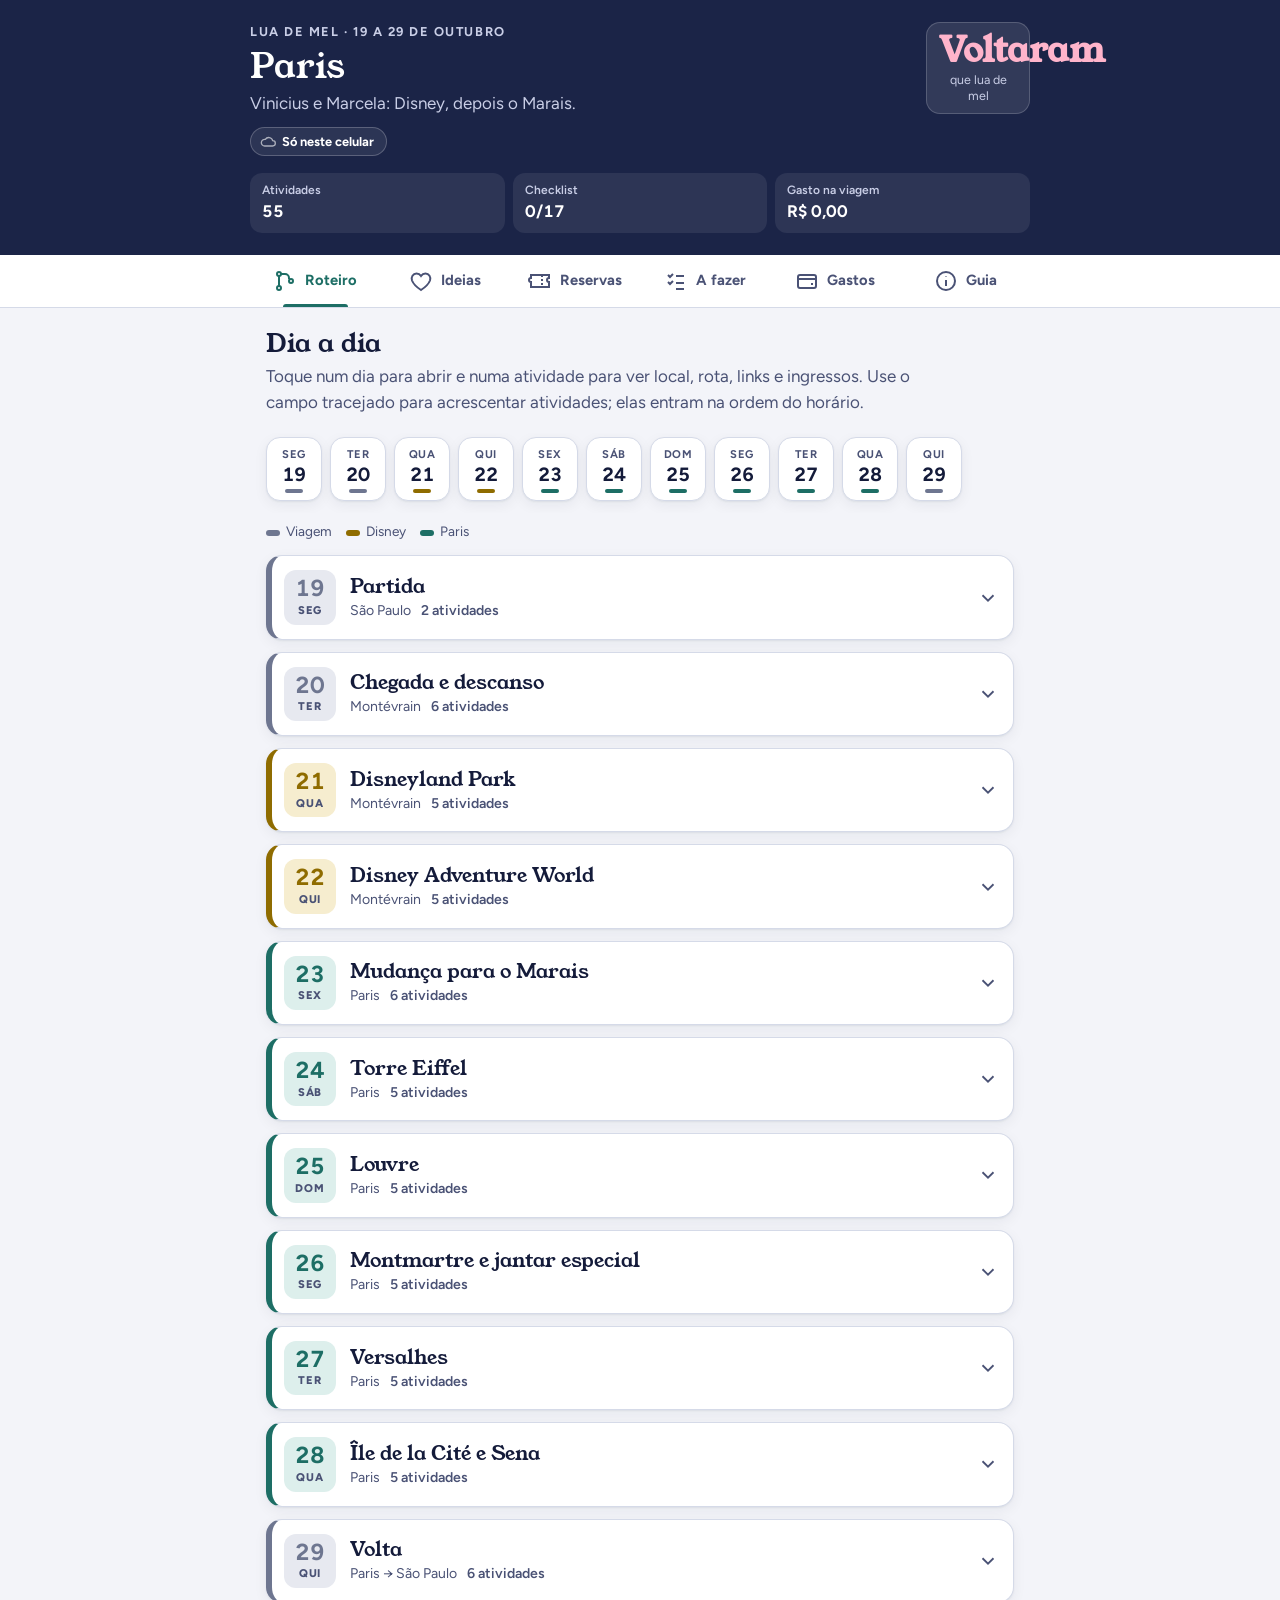
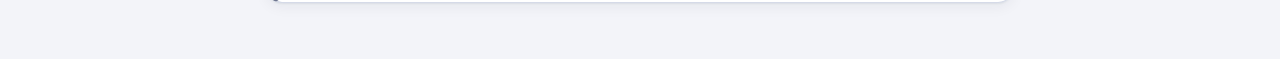
<file: lua-de-mel/index.html>
<!DOCTYPE html>
<html lang="pt-BR" class="no-js"><head>
<meta charset="utf-8">
<meta name="viewport" content="width=device-width, initial-scale=1, viewport-fit=cover">
<title>Lua de mel em Paris</title>
<meta name="theme-color" content="#1B2447">
<meta name="apple-mobile-web-app-capable" content="yes">
<meta name="mobile-web-app-capable" content="yes">
<meta name="apple-mobile-web-app-title" content="Paris">
<meta name="apple-mobile-web-app-status-bar-style" content="black-translucent">
<link rel="manifest" href="manifest.json">
<link rel="icon" href="icon.svg" type="image/svg+xml">
<link rel="apple-touch-icon" href="icon-192.png">
<link rel="preconnect" href="https://fonts.googleapis.com">
<link rel="preconnect" href="https://fonts.gstatic.com" crossorigin="">
<link href="https://fonts.googleapis.com/css2?family=Young+Serif&amp;family=Figtree:wght@400;500;600;700;800&amp;display=swap" rel="stylesheet">
<link rel="stylesheet" href="css/app.css?v=6">
<script type="module" src="js/app.js?v=6"></script>
</head>
<body>
<header class="hero">
  <div class="in">
    <div>
      <div class="eyebrow">Lua de mel · 19 a 29 de outubro</div>
      <h1>Paris</h1>
      <p>Vinicius e Marcela: Disney, depois o Marais.</p>
      <button type="button" class="sync-badge local" id="sync-badge">Só neste celular</button>
    </div>
    <div class="countdown" id="countdown" aria-live="polite"><strong>–</strong><span>dias para o embarque</span></div>
  </div>
  <div class="stats" id="stats"></div>
</header>

<nav class="tabs" role="tablist" aria-label="Seções">
  <div class="inner">
    <button role="tab" id="t-roteiro" aria-controls="roteiro" aria-selected="true"><svg viewBox="0 0 24 24" fill="none" stroke="currentColor" stroke-width="2" aria-hidden="true"><circle cx="6" cy="5" r="2"/><circle cx="6" cy="19" r="2"/><circle cx="18" cy="12" r="2"/><path d="M6 7v10M8 5h4a4 4 0 0 1 4 4v1"/></svg>Roteiro</button>
    <button role="tab" id="t-ideias" aria-controls="ideias" aria-selected="false"><svg viewBox="0 0 24 24" fill="none" stroke="currentColor" stroke-width="2" aria-hidden="true"><path d="M12 21s-7-4.5-9-9.5C1.8 8 4 4.5 7.5 4.5c2 0 3.5 1 4.5 2.5 1-1.5 2.5-2.5 4.5-2.5C20 4.5 22.2 8 21 11.5 19 16.5 12 21 12 21z"/></svg>Ideias</button>
    <button role="tab" id="t-reservas" aria-controls="reservas" aria-selected="false"><svg viewBox="0 0 24 24" fill="none" stroke="currentColor" stroke-width="2" aria-hidden="true"><path d="M3 9a2 2 0 0 0 0 4v5h18v-5a2 2 0 0 1 0-4V6H3z"/><path d="M14 6v12" stroke-dasharray="2 2"/></svg>Reservas</button>
    <button role="tab" id="t-afazer" aria-controls="afazer" aria-selected="false"><svg viewBox="0 0 24 24" fill="none" stroke="currentColor" stroke-width="2" aria-hidden="true"><path d="M4 6l2 2 3-3M4 13l2 2 3-3M12 7h8M12 14h8M12 20h8"/></svg>A fazer</button>
    <button role="tab" id="t-orcamento" aria-controls="orcamento" aria-selected="false"><svg viewBox="0 0 24 24" fill="none" stroke="currentColor" stroke-width="2" aria-hidden="true"><rect x="3" y="6" width="18" height="13" rx="2"/><path d="M3 10h18M16 15h2"/></svg>Gastos</button>
    <button role="tab" id="t-guia" aria-controls="guia" aria-selected="false"><svg viewBox="0 0 24 24" fill="none" stroke="currentColor" stroke-width="2" aria-hidden="true"><circle cx="12" cy="12" r="9"/><path d="M12 11v6M12 7.5v.5"/></svg>Guia</button>
  </div>
</nav>

<main class="wrap" id="main">
  <noscript><p class="nojs-note">Para usar o app, abra no Chrome ou no Safari com JavaScript ativado.</p></noscript>

  <!-- ROTEIRO -->
  <section class="panel active" id="roteiro" role="tabpanel" aria-labelledby="t-roteiro">
    <h2>Dia a dia</h2>
    <p class="lead">Toque num dia para abrir e numa atividade para ver local, rota, links e ingressos. Use o campo tracejado para acrescentar atividades; elas entram na ordem do horário.</p>
    <div class="strip" id="strip" aria-label="Ir para o dia"></div>
    <div class="legend"><span><i style="background:var(--grey)"></i>Viagem</span><span><i style="background:var(--gold)"></i>Disney</span><span><i style="background:var(--seine)"></i>Paris</span></div>
    <div class="days" id="line"></div>
  </section>

  <!-- IDEIAS -->
  <section class="panel" id="ideias" role="tabpanel" aria-labelledby="t-ideias">
    <h2>Lista de desejos</h2>
    <p class="lead">Lugares, restaurantes e passeios que alguém indicou. Quando sobrar tempo, coloquem no roteiro com um toque.</p>
    <div id="wishes"></div>
  </section>

  <!-- RESERVAS -->
  <section class="panel" id="reservas" role="tabpanel" aria-labelledby="t-reservas">
    <h2>Reservas</h2>
    <p class="lead">Voos, hospedagens, ingressos e restaurantes. Guardem o código e o ingresso de cada um para abrir sem internet.</p>
    <div id="bookings"></div>
  </section>

  <!-- A FAZER -->
  <section class="panel" id="afazer" role="tabpanel" aria-labelledby="t-afazer">
    <div class="panel-head"><h2>O que falta fazer</h2><button type="button" class="btn sm" id="cl-edit">Editar lista</button></div>
    <p class="lead">Fim de outubro coincide com as férias escolares francesas: reservem já o que tem horário marcado.</p>
    <div class="card">
      <div class="progress" aria-hidden="true"><b id="prog-bar"></b></div>
      <p class="sync" id="prog-text" style="margin:0"></p>
    </div>
    <div id="checklist"></div>
  </section>

  <!-- ORÇAMENTO -->
  <section class="panel" id="orcamento" role="tabpanel" aria-labelledby="t-orcamento">
    <div class="panel-head"><h2>Gastos e orçamento</h2><button type="button" class="btn sm" id="budget-edit">Editar orçamento</button></div>
    <p class="lead">O que já foi pago, o que está previsto em solo e o que vocês gastarem de verdade durante a viagem. Os valores do orçamento são vocês que definem.</p>
    <div id="budget-editor"></div>
    <div class="totals" id="totals"></div>
    <div class="stack" id="stack" role="img" aria-label="Pago, previsto e teto"></div>
    <div class="stack-legend" id="stack-legend"></div>
    <div id="budget-warn"></div>

    <h3 class="sub">Registrar gasto</h3>
    <div class="card">
      <form class="add" id="add-form">
        <input class="full" id="g-desc" placeholder="O que foi (ex.: jantar em Montmartre)" required aria-label="Descrição do gasto">
        <input id="g-val" placeholder="Valor" required inputmode="decimal" aria-label="Valor">
        <select id="g-cur" aria-label="Moeda"><option value="EUR">€</option><option value="BRL">R$</option></select>
        <select id="g-cat" aria-label="Categoria"></select>
        <select id="g-day" aria-label="Dia"></select>
        <button class="btn primary" type="submit">Adicionar gasto</button>
      </form>
      <div class="table-wrap"><table id="spent"></table></div>
    </div>

    <h3 class="sub">Gasto por dia</h3>
    <div class="card" id="by-day"></div>

    <h3 class="sub">Previsto em solo</h3>
    <div class="card">
      <p class="hint" id="rate-note"></p>
      <div class="table-wrap"><table id="plan"></table></div>
    </div>
  </section>

  <!-- GUIA -->
  <section class="panel guide" id="guia" role="tabpanel" aria-labelledby="t-guia">
    <h2>Guia rápido</h2>
    <p class="lead">O essencial para consultar na rua.</p>
    <div class="card emergency"><h3>Emergência</h3><div id="emergency"></div></div>
    <div class="card">
      <h3>Converter valores</h3>
      <div class="conv">
        <label for="conv-in">€</label><input id="conv-in" value="10" inputmode="decimal">
        <span>=</span><output id="conv-out" for="conv-in"></output>
      </div>
    </div>
    <div class="card"><h3>Frases úteis</h3><div class="table-wrap" id="phrases"></div></div>
    <div class="card"><h3>Transporte</h3>
      <p>Navigo Semaine: €32,40 por pessoa, vale de segunda a domingo em toda a região, incluindo aeroportos, Disney e Versalhes. Comprem um no CDG no dia 20 (semana de 19 out) e outro no dia 26 (semana de 26 out). O cartão custa €5 e pede uma foto 3 × 2,5 cm.</p>
      <p>Sem o passe: metrô/RER €2,55 por viagem e trajeto do aeroporto €14.</p></div>
    <div class="card"><h3>Horário de verão</h3>
      <p>Os relógios da França atrasam 1 hora na madrugada de 25 out. Depois disso o sol se põe por volta das 17h30.</p></div>
    <div class="card"><h3>Documentos</h3>
      <p>Passaporte válido por pelo menos 3 meses após a volta. A imigração em CDG tem cadastro biométrico, então a fila pode demorar. Conferir em europa.eu/etias se o ETIAS já está sendo exigido. Seguro viagem com cobertura mínima de €30.000.</p></div>
    <div class="card"><h3>Dias de fechamento</h3>
      <p>Louvre fecha às terças; Orsay e Versalhes, às segundas. O roteiro já está montado em volta disso.</p></div>
    <div class="card"><h3>Clima</h3>
      <p>Entre 8 e 15 °C, com chuva frequente: casaco, guarda-chuva e sapato confortável. A previsão de cada dia aparece no roteiro cerca de 15 dias antes.</p></div>
    <div class="card"><h3>Apps</h3>
      <p>Disneyland Paris (horários e filas), Île-de-France Mobilités (bilhetes), Citymapper (rotas), LATAM (check-in) e mapa offline de Paris no Google Maps.</p></div>
    <div class="card" id="sync-card"><h3>Sincronizar os dois celulares</h3><div id="sync-body"></div></div>
    <div class="card"><h3>Backup</h3>
      <p>Um arquivo com tudo, inclusive os anexos. Serve para guardar uma cópia ou passar os dados para outro celular sem sincronização.</p>
      <div class="btns">
        <button class="btn" type="button" id="export-btn">Exportar backup</button>
        <label class="btn" for="import-file">Importar backup</label>
        <input class="sr" type="file" id="import-file" accept="application/json,.json">
      </div>
    </div>
  </section>
</main>

<dialog id="viewer" aria-labelledby="viewer-title">
  <div class="viewer-head"><h3 id="viewer-title"></h3><form method="dialog"><button class="btn sm">Fechar</button></form></div>
  <div id="viewer-body" class="viewer-body"></div>
  <div class="btns"><a class="btn sm" id="viewer-dl">Baixar</a><button type="button" class="btn sm ghost danger" id="viewer-del">Excluir</button></div>
</dialog>
<div class="toast" id="toast" role="status" aria-live="polite"></div>
</body></html>
</file>
<file: lua-de-mel/css/app.css>
:root{
  --paper:#F3F4F9; --surface:#FFFFFF; --surface-2:#F8F9FC; --ink:#141B3A; --muted:#4A5275; --line:#D5DAE8;
  --hero:#1B2447; --hero-ink:#FFFFFF; --hero-muted:#C9CEE6;
  --seine:#1D6E65; --rose:#B03D62; --gold:#8F6C00; --grey:#6E7690;
  --seine-soft:#DDEFEC; --rose-soft:#F7E3EA; --gold-soft:#F6EDCF; --grey-soft:#E7E9F0;
  --shadow:0 1px 2px rgba(20,27,58,.06),0 4px 14px rgba(20,27,58,.06);
  --radius:16px; --on-accent:#FFFFFF;
}
@media (prefers-color-scheme: dark){
  :root:not([data-theme="light"]){
    --paper:#0D1226; --surface:#161D3B; --surface-2:#1B2346; --ink:#F1F3FA; --muted:#B3B9D3; --line:#2E3864;
    --hero:#161D3B; --hero-ink:#F1F3FA; --hero-muted:#B3B9D3;
    --seine:#62CABC; --rose:#EE8DAC; --gold:#E6C25A; --grey:#98A0BC;
    --seine-soft:#143536; --rose-soft:#3A1E31; --gold-soft:#3A3120; --grey-soft:#252D52;
    --shadow:0 1px 2px rgba(0,0,0,.3),0 4px 14px rgba(0,0,0,.25); --on-accent:#0D1226;
  }
}
:root[data-theme="dark"]{
  --paper:#0D1226; --surface:#161D3B; --surface-2:#1B2346; --ink:#F1F3FA; --muted:#B3B9D3; --line:#2E3864;
  --hero:#161D3B; --hero-ink:#F1F3FA; --hero-muted:#B3B9D3;
  --seine:#62CABC; --rose:#EE8DAC; --gold:#E6C25A; --grey:#98A0BC;
  --seine-soft:#143536; --rose-soft:#3A1E31; --gold-soft:#3A3120; --grey-soft:#252D52;
  --shadow:0 1px 2px rgba(0,0,0,.3),0 4px 14px rgba(0,0,0,.25); --on-accent:#0D1226;
}
*,*::before,*::after{box-sizing:border-box}
html{scroll-padding-top:80px}
body{margin:0;background:var(--paper);color:var(--ink);
  font-family:Figtree,system-ui,-apple-system,"Segoe UI",sans-serif;font-size:17px;line-height:1.5;
  -webkit-text-size-adjust:100%}
h1,h2,h3{font-family:"Young Serif",Georgia,"Times New Roman",serif;font-weight:400;margin:0;line-height:1.2}
button,input,select,textarea{font:inherit;color:inherit}
button{cursor:pointer}
:focus-visible{outline:3px solid var(--seine);outline-offset:2px}
a{color:var(--seine)}
.sr{position:absolute;width:1px;height:1px;overflow:hidden;clip:rect(0 0 0 0);white-space:nowrap}

/* Cabeçalho */
.hero{background:var(--hero);color:var(--hero-ink);padding:calc(env(safe-area-inset-top,0px) + 22px) 16px 22px}
.hero .in{max-width:780px;margin:0 auto;display:flex;justify-content:space-between;align-items:flex-start;gap:12px}
.hero .eyebrow{font-size:.8rem;font-weight:700;letter-spacing:.12em;text-transform:uppercase;color:var(--hero-muted)}
.hero h1{font-size:2.2rem;margin-top:4px}
.hero p{margin:4px 0 0;color:var(--hero-muted)}
.countdown{flex:none;background:rgba(255,255,255,.1);border:1px solid rgba(255,255,255,.18);border-radius:14px;padding:10px 12px;text-align:center;width:104px}
.countdown strong{display:block;font-family:"Young Serif",Georgia,serif;font-size:2.2rem;line-height:1;color:#FFB4CB}
.countdown span{display:block;font-size:.78rem;line-height:1.25;color:var(--hero-muted);margin-top:4px}
.stats{max-width:780px;margin:16px auto 0;display:grid;grid-template-columns:repeat(3,1fr);gap:8px}
.stat{background:rgba(255,255,255,.08);border-radius:12px;padding:8px 12px}
.stat span{display:block;font-size:.75rem;color:var(--hero-muted);font-weight:600}
.stat b{font-size:1.05rem;font-variant-numeric:tabular-nums}

/* Abas */
nav.tabs{position:fixed;left:0;right:0;bottom:0;z-index:20;background:var(--surface);
  border-top:1px solid var(--line);box-shadow:0 -4px 14px rgba(20,27,58,.06);padding-bottom:env(safe-area-inset-bottom,0px)}
nav.tabs .inner{display:flex;max-width:780px;margin:0 auto}
nav.tabs button{flex:1;background:none;border:0;padding:9px 2px 10px;font-size:.78rem;font-weight:700;
  color:var(--muted);display:flex;flex-direction:column;align-items:center;gap:3px;position:relative}
nav.tabs button svg{width:24px;height:24px}
nav.tabs button[aria-selected="true"]{color:var(--seine)}
nav.tabs button[aria-selected="true"]::before{content:"";position:absolute;top:0;left:25%;right:25%;height:3px;border-radius:0 0 3px 3px;background:var(--seine)}
@media (min-width:760px){
  nav.tabs{position:sticky;top:0;bottom:auto;border-top:0;border-bottom:1px solid var(--line);box-shadow:none}
  nav.tabs button{flex-direction:row;justify-content:center;gap:8px;font-size:.95rem;padding:14px 4px}
  nav.tabs button[aria-selected="true"]::before{top:auto;bottom:0;border-radius:3px 3px 0 0}
}
.wrap{max-width:780px;margin:0 auto;padding:20px 16px 120px}
@media (min-width:760px){.wrap{padding-bottom:56px}}
section.panel{display:none}
section.panel.active{display:block}
section.panel > h2{font-size:1.6rem}
.lead{color:var(--muted);margin:6px 0 18px;max-width:62ch}
.sync{font-size:.85rem;color:var(--muted);margin:10px 0 0;display:flex;align-items:center;gap:6px}
.sync::before{content:"";width:8px;height:8px;border-radius:50%;background:var(--seine);flex:none}

/* Faixa de datas */
.strip{display:flex;gap:8px;overflow-x:auto;padding:4px 2px 12px;margin:0 -16px 8px;padding-left:16px;padding-right:16px;scroll-snap-type:x proximity;scrollbar-width:none}
.strip::-webkit-scrollbar{display:none}
.chip{flex:none;scroll-snap-align:start;display:flex;flex-direction:column;align-items:center;min-width:56px;padding:8px 6px 7px;border-radius:14px;
  background:var(--surface);border:1px solid var(--line);box-shadow:var(--shadow)}
.chip small{font-size:.7rem;font-weight:700;text-transform:uppercase;color:var(--muted);letter-spacing:.04em}
.chip b{font-size:1.2rem;line-height:1.2;font-variant-numeric:tabular-nums}
.chip i{width:18px;height:4px;border-radius:2px;background:var(--c);margin-top:3px}
.chip.today{background:var(--ink);color:var(--paper);border-color:var(--ink)}
.chip.today small{color:inherit;opacity:.8}
.legend{display:flex;flex-wrap:wrap;gap:14px;font-size:.85rem;color:var(--muted);margin-bottom:14px}
.legend i{display:inline-block;width:14px;height:6px;border-radius:3px;margin-right:6px;vertical-align:middle}

/* Cartões dos dias */
.days{display:flex;flex-direction:column;gap:12px}
.day{background:var(--surface);border-radius:var(--radius);box-shadow:var(--shadow);border:1px solid var(--line);
  border-left:6px solid var(--c);overflow:hidden}
.day.today{outline:2px solid var(--c);outline-offset:2px}
.day-head{width:100%;display:flex;align-items:center;gap:14px;padding:14px 14px 14px 12px;background:none;border:0;text-align:left}
.date{flex:none;width:52px;text-align:center;border-radius:12px;background:var(--soft);padding:6px 0}
.date b{display:block;font-size:1.45rem;line-height:1.1;font-variant-numeric:tabular-nums;color:var(--c)}
.date small{display:block;font-size:.7rem;font-weight:800;letter-spacing:.06em;text-transform:uppercase;color:var(--muted)}
.day-head .ttl{flex:1;min-width:0}
.day-head .dtitle{display:block;font-family:"Young Serif",Georgia,serif;font-size:1.25rem;line-height:1.2}
.day-head .meta{display:flex;flex-wrap:wrap;gap:4px 10px;font-size:.88rem;color:var(--muted);margin-top:2px}
.day-head .count{font-weight:600}
.chev{flex:none;width:22px;height:22px;transition:transform .2s;color:var(--muted)}
.day-head[aria-expanded="true"] .chev{transform:rotate(180deg)}
.day-body{padding:0 16px 18px;border-top:1px solid var(--line)}
.flags{display:flex;flex-wrap:wrap;gap:6px;margin:14px 0 4px}
.flag{display:inline-block;font-size:.85rem;font-weight:700;padding:4px 10px;border-radius:99px}
.flag.pend{background:var(--gold-soft);color:var(--gold)}
.flag.info{background:var(--seine-soft);color:var(--seine)}
.flag.rose{background:var(--rose-soft);color:var(--rose)}

.tl-empty{color:var(--muted);margin:14px 0 0;font-style:italic}
.day-tools{margin-top:14px}
.acts{list-style:none;margin:12px 0 0;padding:0;position:relative}
.acts::before{content:"";position:absolute;left:37px;top:14px;bottom:14px;width:2px;background:var(--line)}
.act{position:relative}
.act-row{display:grid;grid-template-columns:76px 1fr auto;gap:10px;align-items:start;padding:4px 0}
.time{justify-self:start;min-width:76px;margin-top:8px;text-align:center;font-weight:800;font-size:.88rem;font-variant-numeric:tabular-nums;
  background:var(--soft);color:var(--ink);border-radius:8px;padding:3px 6px;position:relative;z-index:1}
.time.empty{color:var(--muted);font-weight:600}
.act-main{min-width:0;text-align:left;background:none;border:1px solid transparent;border-radius:12px;padding:6px 8px;margin-left:-8px;display:flex;flex-direction:column;gap:3px}
.act-main:hover{background:var(--surface-2)}
.act.open .act-main{background:var(--surface-2);border-color:var(--line)}
.act-meta{display:flex;flex-wrap:wrap;gap:4px 12px;font-size:.8rem;font-weight:600;color:var(--seine)}
.act-meta span{display:inline-flex;align-items:center;gap:4px}
.act-meta svg{width:14px;height:14px}
.act.done .txt{text-decoration:line-through;color:var(--muted)}
.act.done .time{opacity:.55}
.badge{align-self:flex-start;font-size:.72rem;font-weight:800;letter-spacing:.06em;text-transform:uppercase;background:var(--rose);color:var(--on-accent);border-radius:99px;padding:1px 8px}
.act.next .time{background:var(--rose);color:var(--on-accent)}
.tick{width:34px;height:34px;margin-top:4px;border-radius:50%;border:2px solid var(--line);background:var(--surface);color:transparent;display:flex;align-items:center;justify-content:center;padding:0}
.tick svg{width:18px;height:18px}
.tick[aria-pressed="true"]{background:var(--seine);border-color:var(--seine);color:var(--on-accent)}
.act-detail{margin:4px 0 10px 86px}
@media (max-width:480px){.act-detail{margin-left:0}}
.detail,.iform{background:var(--surface-2);border:1px solid var(--line);border-radius:12px;padding:12px 14px}
.detail > div{margin-bottom:12px}
.detail b{display:flex;align-items:center;gap:6px;font-size:.88rem}
.detail b svg{width:16px;height:16px;flex:none;color:var(--seine)}
.detail p{margin:4px 0 0}
.detail .btns{margin-top:8px}
.hint{color:var(--muted);font-size:.92rem;margin:0 0 8px}
.mapbox{margin-top:10px;border-radius:12px;overflow:hidden;border:1px solid var(--line);aspect-ratio:4/3;max-height:320px;background:var(--line)}
.mapbox iframe{width:100%;height:100%;border:0;display:block}
.btn.sm{padding:6px 12px;font-size:.85rem}
.btn.sm svg{width:16px;height:16px}
.iform h4{font-size:.8rem;font-weight:800;letter-spacing:.08em;text-transform:uppercase;color:var(--muted);margin:14px 0 6px}
.iform textarea{width:100%;border:1px solid var(--line);border-radius:10px;background:var(--surface);padding:10px;resize:vertical}
.iform .fl input,.iform .fl select{background:var(--surface)}
.lrow{display:grid;grid-template-columns:1fr auto;grid-template-areas:"a del" "b b";gap:6px;padding:6px 0;border-bottom:1px solid var(--line)}
.lrow input{min-width:0;border:1px solid var(--line);border-radius:10px;background:var(--surface);padding:9px}
.lrow > :nth-child(1){grid-area:a}.lrow > :nth-child(2){grid-area:b}.lrow > :nth-child(3){grid-area:del}
@media (min-width:600px){.lrow{grid-template-columns:180px 1fr auto;grid-template-areas:"a b del"}}

.quick{display:grid;grid-template-columns:72px 1fr auto;gap:8px;margin:14px 0 4px;padding:10px;border:1.5px dashed var(--line);border-radius:12px;background:var(--surface-2)}
.quick input{min-width:0;border:1px solid var(--line);border-radius:10px;background:var(--surface);padding:10px}
.quick button{border:0;border-radius:10px;background:var(--seine);color:var(--on-accent);font-weight:700;padding:0 14px;display:flex;align-items:center;gap:4px}
.quick button svg{width:18px;height:18px}
@media (max-width:420px){.quick button span{display:none}.quick button{padding:0 12px}}

.cost{display:flex;gap:8px;align-items:baseline;font-size:.95rem;margin:14px 0 0;padding:10px 12px;border-radius:10px;background:var(--surface-2)}
.cost span{color:var(--muted);font-weight:600;flex:none}
.note-label{font-size:.88rem;font-weight:700;color:var(--muted);display:block;margin:16px 0 6px}
.note{width:100%;min-height:72px;border:1px solid var(--line);border-radius:12px;background:var(--surface-2);padding:10px 12px;resize:vertical}
.day-actions{display:flex;flex-wrap:wrap;gap:8px;margin-top:14px}

/* Edição */
.edit h4{font-size:.8rem;font-weight:800;letter-spacing:.08em;text-transform:uppercase;color:var(--muted);margin:18px 0 8px}
.fgrid{display:grid;grid-template-columns:1fr 1fr;gap:10px}
.fgrid .wide{grid-column:1/-1}
.fl label{display:block;font-size:.85rem;font-weight:700;color:var(--muted);margin-bottom:4px}
.fl input,.fl select,.row input,.row select{width:100%;min-width:0;border:1px solid var(--line);border-radius:10px;background:var(--surface-2);padding:10px}
.row{display:grid;grid-template-columns:96px 1fr;grid-template-areas:"a tools" "b b";gap:6px;align-items:center;padding:8px 0;border-bottom:1px solid var(--line)}
.row > :nth-child(1){grid-area:a}.row > :nth-child(2){grid-area:b}.row .tools{grid-area:tools;justify-self:end}
.row.flagrow{grid-template-columns:140px 1fr}
@media (min-width:600px){.row{grid-template-columns:90px 1fr auto;grid-template-areas:"a b tools"}.row.flagrow{grid-template-columns:130px 1fr auto}}
.row .tools{display:flex;gap:2px}
.ib{width:36px;height:40px;border:1px solid var(--line);border-radius:10px;background:var(--surface);display:inline-flex;align-items:center;justify-content:center;color:var(--muted)}
.ib svg{width:18px;height:18px}
.ib.del{color:var(--rose)}
.ib:disabled{opacity:.35;cursor:default}
.add-line{margin-top:10px}

/* Botões */
.btn{display:inline-flex;align-items:center;gap:6px;border:1px solid var(--line);background:var(--surface);
  border-radius:99px;padding:8px 16px;text-decoration:none;color:var(--ink);font-weight:700;font-size:.92rem}
.btn svg{width:18px;height:18px}
.btn.primary{background:var(--seine);border-color:var(--seine);color:var(--on-accent)}
.btn.ghost{background:none}
.btn.danger{color:var(--rose)}
.btns{display:flex;gap:8px;flex-wrap:wrap;margin-top:12px}

/* Cartões genéricos */
.card{background:var(--surface);border:1px solid var(--line);border-radius:var(--radius);box-shadow:var(--shadow);padding:16px;margin-bottom:12px}

/* Reservas */
.booking .kind{font-size:.8rem;font-weight:800;letter-spacing:.08em;text-transform:uppercase;color:var(--rose)}
.booking h3{font-size:1.3rem;margin-top:2px}
.booking dl{display:grid;grid-template-columns:max-content 1fr;gap:6px 16px;margin:12px 0 0}
.booking dt{color:var(--muted);font-weight:600}
.booking dd{margin:0}
.route{display:flex;align-items:center;gap:12px;margin-top:10px;font-family:"Young Serif",Georgia,serif;font-size:1.6rem}
.route small{display:block;font-family:Figtree,system-ui,sans-serif;font-size:.85rem;color:var(--muted)}
.route .arrow{flex:1;height:2px;background:var(--line);min-width:30px;position:relative}
.route .arrow::after{content:"";position:absolute;right:-1px;top:-4px;border:5px solid transparent;border-left:8px solid var(--line)}

/* Checklist */
.group h3{font-size:1.15rem;margin:0 0 6px}
.check{display:flex;gap:12px;align-items:flex-start;padding:11px 0;border-bottom:1px solid var(--line)}
.check:last-child{border-bottom:0}
.check input{width:22px;height:22px;margin-top:1px;accent-color:var(--seine);flex:none}
.check.done span{text-decoration:line-through;color:var(--muted)}
.progress{height:10px;border-radius:5px;background:var(--line);overflow:hidden;margin:8px 0 4px}
.progress b{display:block;height:100%;background:var(--seine);transition:width .3s}

/* Orçamento */
.totals{display:grid;grid-template-columns:repeat(2,1fr);gap:10px;margin-bottom:12px}
@media (min-width:600px){.totals{grid-template-columns:repeat(4,1fr)}}
.tot{background:var(--surface);border:1px solid var(--line);border-radius:14px;padding:12px 14px;box-shadow:var(--shadow)}
.tot span{font-size:.85rem;color:var(--muted);font-weight:600}
.tot strong{display:block;font-size:1.25rem;font-variant-numeric:tabular-nums}
.stack{display:flex;height:14px;border-radius:7px;overflow:hidden;background:var(--line);margin:14px 0 6px}
.stack b{height:100%}
.stack-legend{display:flex;flex-wrap:wrap;gap:14px;font-size:.85rem;color:var(--muted)}
.stack-legend i{display:inline-block;width:10px;height:10px;border-radius:2px;margin-right:6px;vertical-align:middle}
.warn{background:var(--rose-soft);color:var(--ink);border-left:4px solid var(--rose);padding:10px 14px;border-radius:8px;margin:14px 0}
.table-wrap{overflow-x:auto}
table{width:100%;border-collapse:collapse;font-size:.95rem}
th,td{text-align:left;padding:9px 6px;border-bottom:1px solid var(--line);vertical-align:top}
th{font-size:.85rem;color:var(--muted);font-weight:700}
td.num,th.num{text-align:right;font-variant-numeric:tabular-nums;white-space:nowrap}
tfoot td{font-weight:800;border-bottom:0}
form.add{display:grid;grid-template-columns:1fr 110px 80px;gap:8px;margin:0 0 12px}
form.add input,form.add select{border:1px solid var(--line);border-radius:10px;background:var(--surface-2);padding:10px;min-width:0}
form.add .full{grid-column:1/-1}
form.add button{grid-column:1/-1;justify-content:center}
@media (min-width:600px){form.add{grid-template-columns:1fr 120px 80px 160px auto}form.add .full,form.add button{grid-column:auto}}
.x{background:none;border:0;color:var(--rose);font-size:1.3rem;padding:0 6px}
.empty{color:var(--muted);padding:12px 0}
.field{display:flex;align-items:center;gap:8px;margin:0 0 10px}
.field input{width:90px;border:1px solid var(--line);border-radius:8px;background:var(--surface-2);padding:8px}
h3.sub{font-size:1.2rem;margin:26px 0 10px}

/* Guia */
.guide .card h3{font-size:1.15rem;margin:0 0 6px}
.guide .card p{margin:0 0 6px;max-width:65ch}
.guide .card p:last-child{margin-bottom:0}
.conv{display:flex;gap:10px;flex-wrap:wrap;align-items:center}
.conv input{width:120px;border:1px solid var(--line);border-radius:10px;background:var(--surface-2);padding:10px}
.conv output{font-weight:800;font-size:1.2rem}

.toast{position:fixed;left:50%;bottom:calc(84px + env(safe-area-inset-bottom,0px));transform:translateX(-50%) translateY(20px);opacity:0;
  background:var(--ink);color:var(--paper);padding:10px 16px;border-radius:99px;font-weight:600;font-size:.92rem;transition:.25s;pointer-events:none;z-index:30;max-width:calc(100% - 32px)}
.toast.show{opacity:1;transform:translateX(-50%) translateY(0)}
@media (min-width:760px){.toast{bottom:24px}}

.no-js nav.tabs{display:none}
.no-js section.panel{display:block}
.nojs-note{background:var(--gold-soft);border-left:4px solid var(--gold);padding:12px 14px;border-radius:8px;margin:0 0 16px}
@media (prefers-reduced-motion:reduce){*{transition:none!important;scroll-behavior:auto!important}}

/* ---------- Componentes adicionados ---------- */
.muted{color:var(--muted)}
code{font-size:.85em;background:var(--surface-2);border:1px solid var(--line);border-radius:6px;padding:1px 5px}
nav.tabs button{font-size:.72rem}
@media (min-width:760px){nav.tabs button{font-size:.92rem}}
.panel-head{display:flex;align-items:center;justify-content:space-between;gap:12px;flex-wrap:wrap}
.panel-head .sub{margin-bottom:10px}

/* Selo de sincronização no cabeçalho */
.sync-badge{display:inline-flex;align-items:center;gap:6px;margin-top:10px;border:1px solid rgba(255,255,255,.22);background:rgba(255,255,255,.08);
  color:var(--hero-ink);border-radius:99px;padding:4px 12px 4px 9px;font-size:.8rem;font-weight:700}
.sync-badge svg{width:16px;height:16px}
.sync-badge.online svg{color:#7EE2D2}
.sync-badge.offline svg,.sync-badge.connecting svg{color:#F2D27A}
.sync-badge.error svg{color:#FFB4CB}
.sync-badge.local svg{opacity:.6}

/* Clima */
.wx{display:inline-flex;align-items:center;gap:3px;font-weight:600}
.wx svg{width:16px;height:16px}
.meta svg{width:15px;height:15px;vertical-align:-2px}
.wxline{display:flex;align-items:center;gap:8px;margin:14px 0 0;padding:8px 12px;border-radius:10px;background:var(--soft);font-size:.92rem}
.wxline svg{width:22px;height:22px;flex:none;color:var(--c)}
.wxline.muted{background:var(--surface-2);color:var(--muted)}
.wxline.muted svg{color:var(--muted)}
.cost .spent{margin-left:auto;font-weight:700;color:var(--ink)}

/* Anexos */
.files{margin-top:4px}
.files b{display:flex;align-items:center;gap:6px;font-size:.88rem}
.files b svg{width:16px;height:16px;color:var(--seine)}
.files .hint{margin:4px 0 0}
.btn.file small{font-weight:500;color:var(--muted)}
label.btn{cursor:pointer}
dialog#viewer{width:min(720px,calc(100% - 24px));max-height:calc(100% - 24px);border:1px solid var(--line);border-radius:var(--radius);
  background:var(--surface);color:var(--ink);padding:14px;box-shadow:0 20px 60px rgba(0,0,0,.35)}
dialog#viewer::backdrop{background:rgba(10,14,30,.6)}
.viewer-head{display:flex;justify-content:space-between;align-items:center;gap:10px;margin-bottom:10px}
.viewer-head h3{font-size:1.05rem;overflow:hidden;text-overflow:ellipsis;white-space:nowrap}
.viewer-head form{margin:0}
.viewer-body img{display:block;max-width:100%;max-height:70vh;margin:0 auto;border-radius:10px;background:#fff}
.viewer-body iframe{width:100%;height:70vh;border:0;border-radius:10px;background:#fff}

/* Ideias e reservas */
.card .kind{font-size:.8rem;font-weight:800;letter-spacing:.08em;text-transform:uppercase;color:var(--rose)}
.card h3{margin-top:2px}
.wish p{margin:8px 0 0}
.wish .btns{margin-top:10px}
.sched{display:grid;grid-template-columns:1fr 80px;gap:8px;margin-top:12px;padding:10px;border:1.5px dashed var(--line);border-radius:12px;background:var(--surface-2)}
.sched select,.sched input{min-width:0;border:1px solid var(--line);border-radius:10px;background:var(--surface);padding:9px}
.sched button{justify-content:center}
.add-top{margin:0 0 12px}
.booking p{margin:10px 0 0}
.booking .files{margin-top:12px}

/* Checklist editável */
.quick.slim{grid-template-columns:1fr auto;margin:10px 0 0;padding:6px;border-width:1px}
.quick.slim input{padding:8px 10px}
.grow,.crow{display:grid;grid-template-columns:1fr auto;gap:6px;align-items:center;padding:6px 0}
.grow input,.crow input{min-width:0;border:1px solid var(--line);border-radius:10px;background:var(--surface-2);padding:9px}
.grow input{font-family:"Young Serif",Georgia,serif;font-size:1.05rem}

/* Orçamento */
.stack{position:relative}
.stack i{position:absolute;top:-3px;bottom:-3px;width:3px;margin-left:-1px;background:var(--rose);border-radius:2px}
.stack-legend .tick-legend{width:3px;height:12px;border-radius:2px;background:var(--rose)}
td.over{color:var(--rose);font-weight:700}
.bar-row{display:grid;grid-template-columns:64px 1fr auto;gap:10px;align-items:center;padding:5px 0;font-size:.92rem}
.bar-row span{font-weight:700;color:var(--muted)}
.bar{height:10px;border-radius:5px;background:var(--line);overflow:hidden}
.bar b{display:block;height:100%;background:var(--seine)}
.bar-row strong{font-variant-numeric:tabular-nums}
form.add{grid-template-columns:1fr 1fr}
form.add .full,form.add button{grid-column:1/-1}
@media (min-width:600px){form.add{grid-template-columns:2fr 1fr 80px}form.add .full{grid-column:1/-1}form.add button{grid-column:auto}}
.beditor{padding:0 0 8px}
.beditor h4{font-size:.8rem;font-weight:800;letter-spacing:.08em;text-transform:uppercase;color:var(--muted);margin:16px 0 6px}
.erow{display:grid;grid-template-columns:1fr 110px auto;gap:6px;align-items:center;padding:6px 0;border-bottom:1px solid var(--line)}
.erow input{min-width:0;border:1px solid var(--line);border-radius:10px;background:var(--surface-2);padding:9px}
.erow .note-in{grid-column:1/-1}

/* Guia */
.emergency{border-left:5px solid var(--rose)}
.emergency .btn b{font-size:1.05rem}
.guide table td,.guide table th{padding:7px 6px}
.steps{padding-left:20px;margin:8px 0}
.steps li{margin-bottom:6px}
#fb-config{width:100%;border:1px solid var(--line);border-radius:10px;background:var(--surface-2);padding:10px;font-family:ui-monospace,Menlo,monospace;font-size:.85rem}
details.more{margin-top:12px}
details.more summary{cursor:pointer;font-weight:700;color:var(--seine)}
.sync-state{display:flex;gap:8px;align-items:flex-start;padding:10px 12px;border-radius:10px;background:var(--surface-2)}
.sync-state svg{width:20px;height:20px;flex:none}
.sync-state.online svg{color:var(--seine)}
.sync-state.offline svg,.sync-state.connecting svg{color:var(--gold)}
.sync-state.error svg{color:var(--rose)}
.card p > svg,.hint > svg{width:16px;height:16px;vertical-align:-3px;color:var(--seine)}
.beditor h3{font-size:1.2rem}
.beditor .hint{margin-top:4px}
.erow.plan{grid-template-columns:1fr 96px 64px auto}
.erow select{min-width:0;border:1px solid var(--line);border-radius:10px;background:var(--surface-2);padding:9px 6px}
@media (max-width:420px){.erow.plan{grid-template-columns:1fr 84px 60px auto}}
.hint-box{background:var(--seine-soft);border-left:4px solid var(--seine);padding:10px 14px;border-radius:8px;margin:14px 0}
#budget-edit svg{width:16px;height:16px}
</file>
